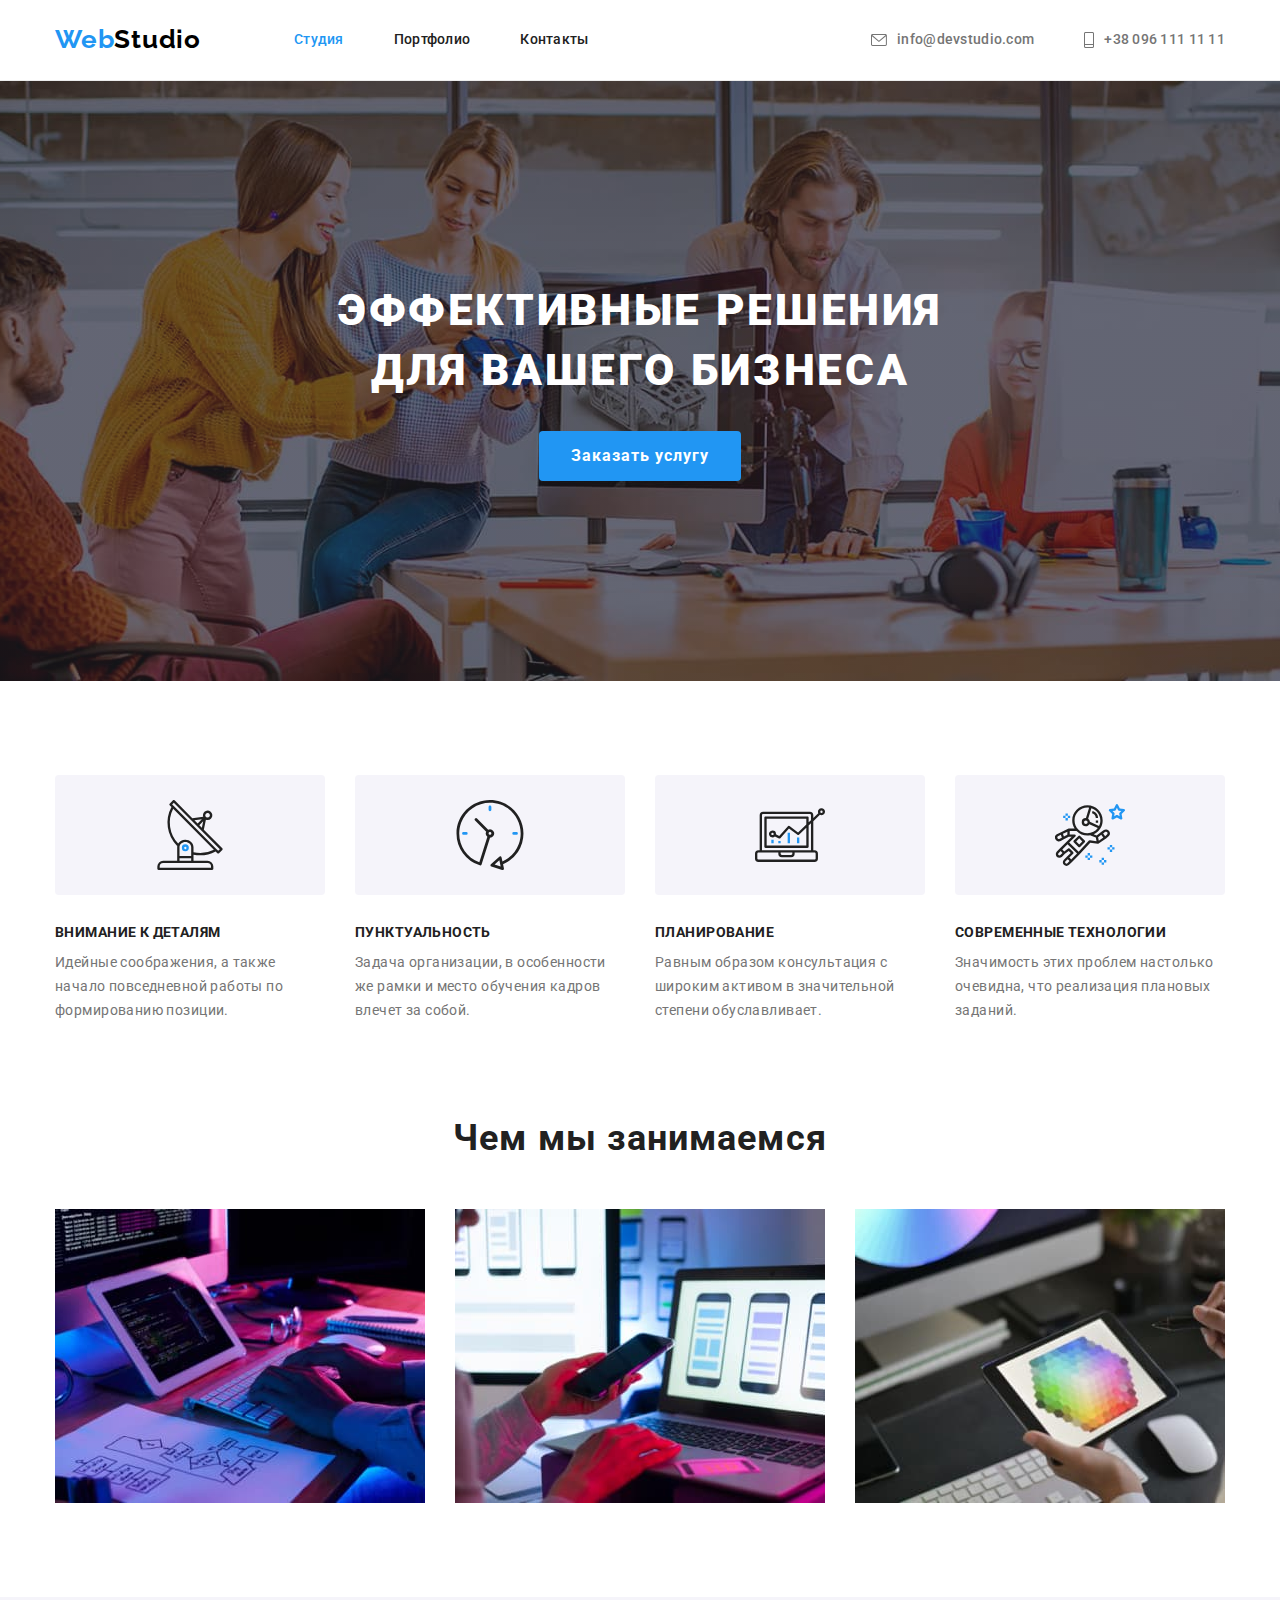
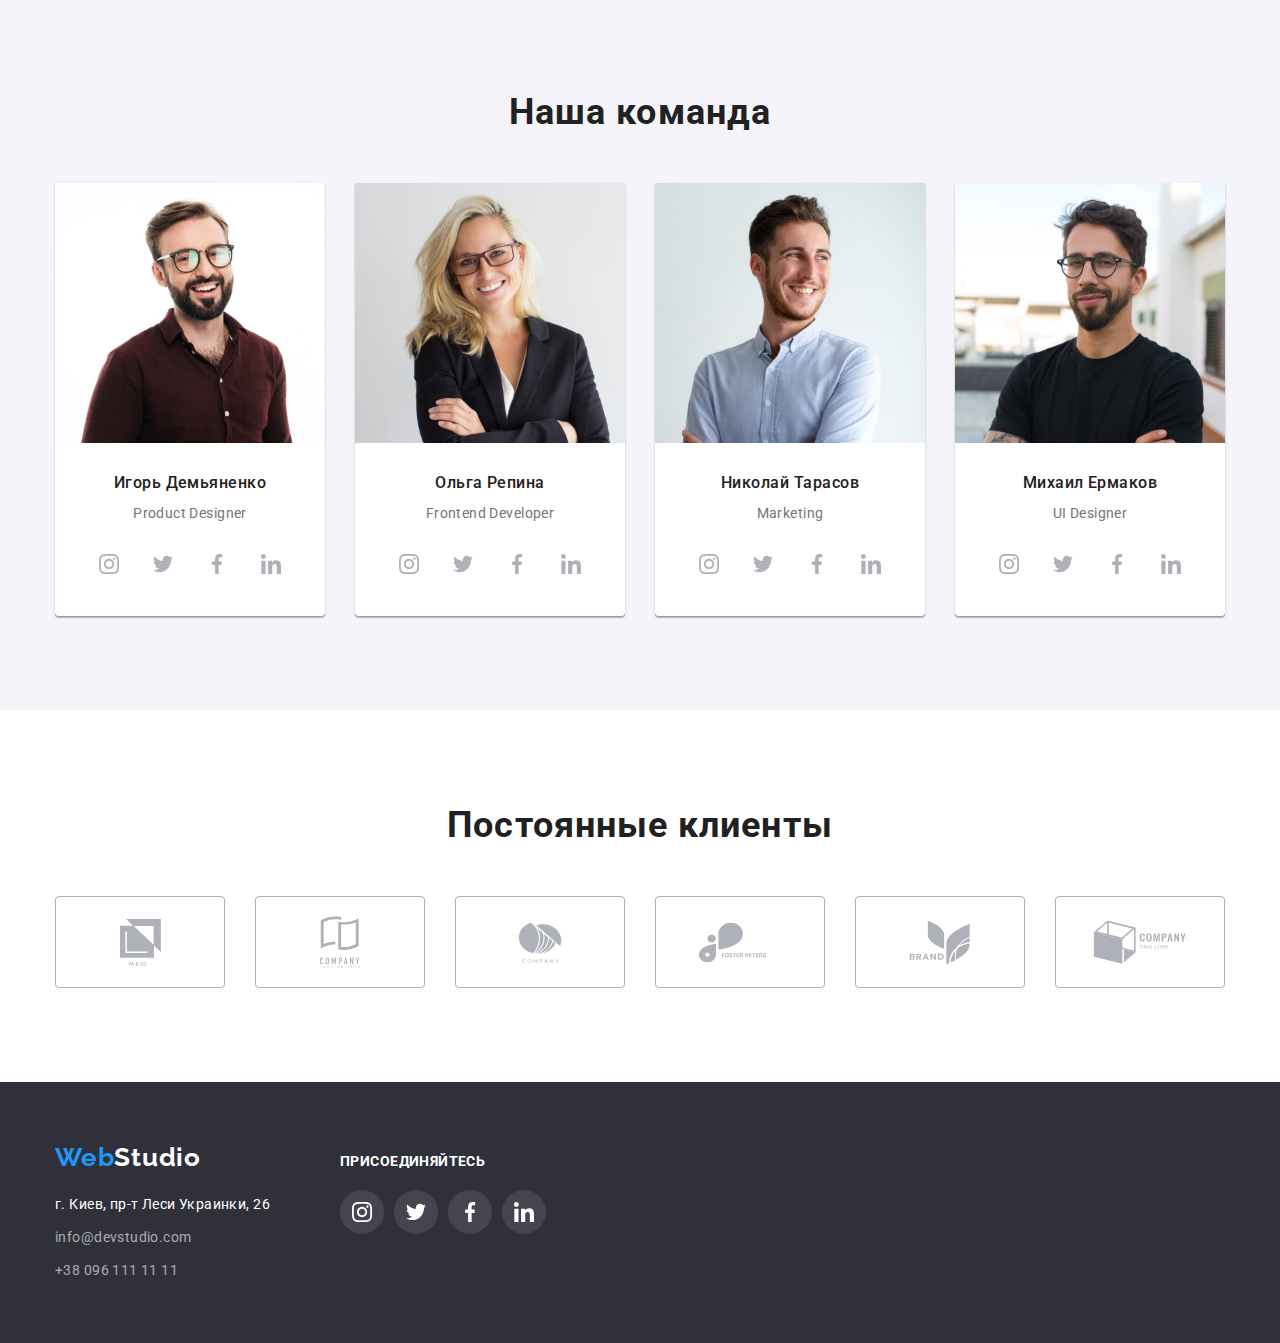
<file: index.html>
<!DOCTYPE html>
<html lang="ru">
<head>
    <meta charset="UTF-8">
    <meta http-equiv="X-UA-Compatible" content="IE=edge">
    <meta name="viewport" content="width=device-width, initial-scale=1.0">
    <title>WebStudio</title>
    <link href="https://fonts.googleapis.com/css2?family=Raleway:wght@700&family=Roboto:wght@400;500;700;900&display=swap" rel="stylesheet">
    <link rel="stylesheet" href="https://cdnjs.cloudflare.com/ajax/libs/modern-normalize/1.1.0/modern-normalize.min.css">
    <link rel="stylesheet" href="./css/style.css">

</head>
<body>
   <header class="header section">
    <div class="container header-nav">
        <nav class="nav">
            <a href="./index.html" class="logo logo-link"><span class="web">Web</span>Studio</a>
        <ul class="site-nav">
            <li class="site-nav-item"><a href="./index.html" class="link current">Студия</a></li>
            <li class="site-nav-item"><a href="./portfolio.html" class="link">Портфолио</a></li>
            <li class="site-nav-item"><a href=""class="link">Контакты</a></li>
        </ul>
       </nav>
       <ul class="nav-contacts">
        <li class="nav-contacts-item">
            <a href="mailto:info@devstudio.com" class="link-contact">
                <svg class="nav-contact-icon" width="16" height="12">
                    <use href="./images/icons.svg#icon-envelope"></use>
                </svg>   
                info@devstudio.com</a>
        </li>
           <li class="nav-contacts-item"><a href="tel:+380961111111" class="link-contact">
               <svg class="nav-contact-icon" width="10" height="16">
                <use href="./images/icons.svg#icon-phone"></use>
                </svg>
                +38 096 111 11 11</a>
            </li>
       </ul>
    </div>
   </header>
   <!--Main content-->
    <main>
        <!--Section 1-->
        <section class="hero section">
            <h1 class="hero-title">Эффективные решения <br /> для вашего бизнеса</h1>
            <button type="button" class="button">Заказать услугу</button>
        </section>
        <!--Section 2 text-->
        <section class="description">
            <div class="container">
            <ul class="decription-list">
                <li class="decription-item icon-antenna">
                    <h3 class="decription-head text-title">Внимание к деталям</h3>
                    <p class="decription-text text">Идейные соображения, а также начало повседневной работы по формированию позиции.</p>
                </li>
                <li class="decription-item icon-clock">
                    <h3 class="description-head text-title">Пунктуальность</h3>
                    <p class="description-text text">Задача организации, в особенности же рамки и место обучения кадров влечет за собой.</p>
                </li>
                <li class="decription-item icon-diagram">
                    <h3 class="description-head text-title">Планирование</h3>
                    <p class="description-text text">Равным образом консультация с широким активом в значительной степени обуславливает.</p>
                </li>
                <li class="decription-item icon-astronaut">
                    <h3 class="description-head text-title">Современные технологии</h3>
                    <p class="description-text text">Значимость этих проблем настолько очевидна, что реализация плановых заданий.</p>
                </li>
            </ul>
            </div>
        </section>

        <!--Section 3 pictures-->
        <section class="activities section">
            <div class="container">
            <h2 class="activities-title section-title">Чем мы занимаемся</h2>
            <ul class="activities-list">
                <li class="activities-item"><img src="./images/box-1.jpg" alt="Десктопные приложения" width="370" height="294"></li>
                <li class="activities-item"><img src="./images/box-2.jpg" alt="Мобильные приложения" width="370" height="294"></li>
                <li class="activities-item"><img src="./images/box-3.jpg" alt="Дизайнерские решения" width="370" height="294"></li>
            </ul>
            </div> 
        </section>

        <!--Section 4 Team-->
        <section class="team section">
            <div class="container">
            <h2 class="team-title section-title">Наша команда</h2>
            <ul class="team-list">
                <li class="team-item">
                    <img src="./images/img-igor.jpg" alt="Портрет Игоря" width="270" height="260">
                        <h3 class="portrait-title">Игорь Демьяненко</h3>
                        <p class="position text" lang="en">Product Designer</p>
                        <ul class="team-soc-list">
                            <li class="team-soc-item"><a href="" class="team-soc-link">
                                <svg class="team-soc-icon" width="20" height="20">
                                <use href="./images/icons.svg#icon-instagram"></use>
                                </svg></a></li>
                            <li class="team-soc-item"><a href="" class="team-soc-link">
                                <svg class="team-soc-icon" width="20" height="20">
                                <use href="./images/icons.svg#icon-twitter"></use>
                            </svg></a></li>
                            <li class="team-soc-item"><a href="" class="team-soc-link">
                                <svg class="team-soc-icon" width="20" height="20">
                                <use href="./images/icons.svg#icon-facebook"></use>
                                </svg></a></li>
                            <li class="team-soc-item"><a href="" class="team-soc-link">
                                <svg class="team-soc-icon" width="20" height="20">
                                <use href="./images/icons.svg#icon-linkedin"></use>
                            </svg></a></li>
                        </ul>       
                </li>
                <li class="team-item">
                    <img src="./images/img-olga.jpg" alt="Портрет Ольги" width="270" height="260">
                        <h3 class="portrait-title">Ольга Репина</h3>
                        <p class="position text" lang="en">Frontend Developer</p>
                        <ul class="team-soc-list">
                            <li class="team-soc-item"><a href="" class="team-soc-link">
                                <svg class="team-soc-icon" width="20" height="20">
                                <use href="./images/icons.svg#icon-instagram"></use>
                                </svg></a></li>
                            <li class="team-soc-item"><a href="" class="team-soc-link">
                                <svg class="team-soc-icon" width="20" height="20">
                                <use href="./images/icons.svg#icon-twitter"></use>
                            </svg></a></li>
                            <li class="team-soc-item"><a href="" class="team-soc-link">
                                <svg class="team-soc-icon" width="20" height="20">
                                <use href="./images/icons.svg#icon-facebook"></use>
                                </svg></a></li>
                            <li class="team-soc-item"><a href="" class="team-soc-link">
                                <svg class="team-soc-icon" width="20" height="20">
                                <use href="./images/icons.svg#icon-linkedin"></use>
                            </svg></a></li>
                        </ul>
                </li>
                <li class="team-item">
                    <img src="./images/img-nikolay.jpg" alt="Портрет Николая" width="270" height="260">
                        <h3 class="portrait-title">Николай Тарасов</h3>
                        <p class="position text" lang="en">Marketing</p>
                        <ul class="team-soc-list">
                            <li class="team-soc-item"><a href="" class="team-soc-link">
                                <svg class="team-soc-icon" width="20" height="20">
                                <use href="./images/icons.svg#icon-instagram"></use>
                                </svg></a></li>
                            <li class="team-soc-item"><a href="" class="team-soc-link">
                                <svg class="team-soc-icon" width="20" height="20">
                                <use href="./images/icons.svg#icon-twitter"></use>
                            </svg></a></li>
                            <li class="team-soc-item"><a href="" class="team-soc-link">
                                <svg class="team-soc-icon" width="20" height="20">
                                <use href="./images/icons.svg#icon-facebook"></use>
                                </svg></a></li>
                            <li class="team-soc-item"><a href="" class="team-soc-link">
                                <svg class="team-soc-icon" width="20" height="20">
                                <use href="./images/icons.svg#icon-linkedin"></use>
                            </svg></a></li>
                        </ul>
                </li>
                <li class="team-item">
                    <img src="./images/img-mihail.jpg" alt="Портрет Михаила" width="270" height="260">
                        <h3 class="portrait-title">Михаил Ермаков</h3>
                        <p class="position text" lang="en">UI Designer</p>
                        <ul class="team-soc-list">
                            <li class="team-soc-item"><a href="" class="team-soc-link">
                                <svg class="team-soc-icon" width="20" height="20">
                                <use href="./images/icons.svg#icon-instagram"></use>
                                </svg></a></li>
                            <li class="team-soc-item"><a href="" class="team-soc-link">
                                <svg class="team-soc-icon" width="20" height="20">
                                <use href="./images/icons.svg#icon-twitter"></use>
                            </svg></a></li>
                            <li class="team-soc-item"><a href="" class="team-soc-link">
                                <svg class="team-soc-icon" width="20" height="20">
                                <use href="./images/icons.svg#icon-facebook"></use>
                                </svg></a></li>
                            <li class="team-soc-item"><a href="" class="team-soc-link">
                                <svg class="team-soc-icon" width="20" height="20">
                                <use href="./images/icons.svg#icon-linkedin"></use>
                            </svg></a></li>
                        </ul>
                </li>
            </ul>
            </div>
        </section>

        <!--Section 5 Clients-->
        <section class="clients">
            <div class="container">
                <h2 class="clients-title section-title">Постоянные клиенты</h2>
                <ul class="clients-list">
                    <li class="clients-item"><a href="" class="clients-link">
                        <svg class="clients-icon" width="41" height="47">
                        <use href="./images/icons.svg#icon-ya-co"></use>
                    </svg></a></li>
                    <li class="clients-item"><a href="" class="clients-link">
                        <svg class="clients-icon" width="40" height="52">
                        <use href="./images/icons.svg#icon-tagline"></use>
                    </svg></a></li>
                    <li class="clients-item"><a href="" class="clients-link">
                        <svg class="clients-icon" width="44" height="41">
                        <use href="./images/icons.svg#icon-company"></use>
                    </svg></a></li>
                    <li class="clients-item"><a href="" class="clients-link">
                        <svg class="clients-icon" width="85" height="41">
                        <use href="./images/icons.svg#icon-forest-peters"></use>
                    </svg></a></li>
                    <li class="clients-item"><a href="" class="clients-link">
                        <svg class="clients-icon" width="62" height="45">
                        <use href="./images/icons.svg#icon-brand"></use>
                    </svg></a></li>
                    <li class="clients-item"><a href="" class="clients-link">
                        <svg class="clients-icon" width="94" height="44">
                        <use href="./images/icons.svg#icon-company-last"></use>
                    </svg></a></li>
                </ul>
            </div>

        </section>


    </main>
    <footer class="footer section">
        <div class="container">
        <div class="footer-information">
        <div class="footer-contacts">
        <a href="./index.html" class="logo-footer logo-link"><span class="web-footer">Web</span>Studio</a>
        <address class="address">
            <ul class="address-list">
                <li class="addres-list-item"><a href="" class="adress-link-location">г. Киев, пр-т Леси Украинки, 26</a></li>
                <li class="addres-list-item"><a href="mailto:info@devstudio.com" class="adress-link">info@devstudio.com</a></li>
                <li class="addres-list-item"><a href="tel:+380961111111" class="adress-link">+38 096 111 11 11</a></li>
            </ul>
        </address>
        </div>
            <div class="socials">
            <h4 class="footer-soc-title">Присоединяйтесь</h4>
            <ul class="footer-soc-list">
                <li class="footer-soc-item"><a href="" class="footer-soc-link">
                    <svg class="footer-soc-icon" width="20" height="20">
                    <use href="./images/icons.svg#icon-instagram-white"></use>
                    </svg></a></li>
                <li class="footer-soc-item"><a href="" class="footer-soc-link">
                    <svg class="footer-soc-icon" width="20" height="20">
                    <use href="./images/icons.svg#icon-twitter-white"></use>
                </svg></a></li>
                <li class="footer-soc-item"><a href="" class="footer-soc-link">
                    <svg class="footer-soc-icon" width="20" height="20">
                    <use href="./images/icons.svg#icon-facebook"></use>
                    </svg></a></li>
                <li class="footer-soc-item"><a href="" class="footer-soc-link">
                    <svg class="footer-soc-icon" width="20" height="20">
                    <use href="./images/icons.svg#icon-linkedin-white"></use>
                </svg></a></li>
            </ul>
            </div>
        </div>
        </div>
    </footer> 
</body>
</html>
</file>
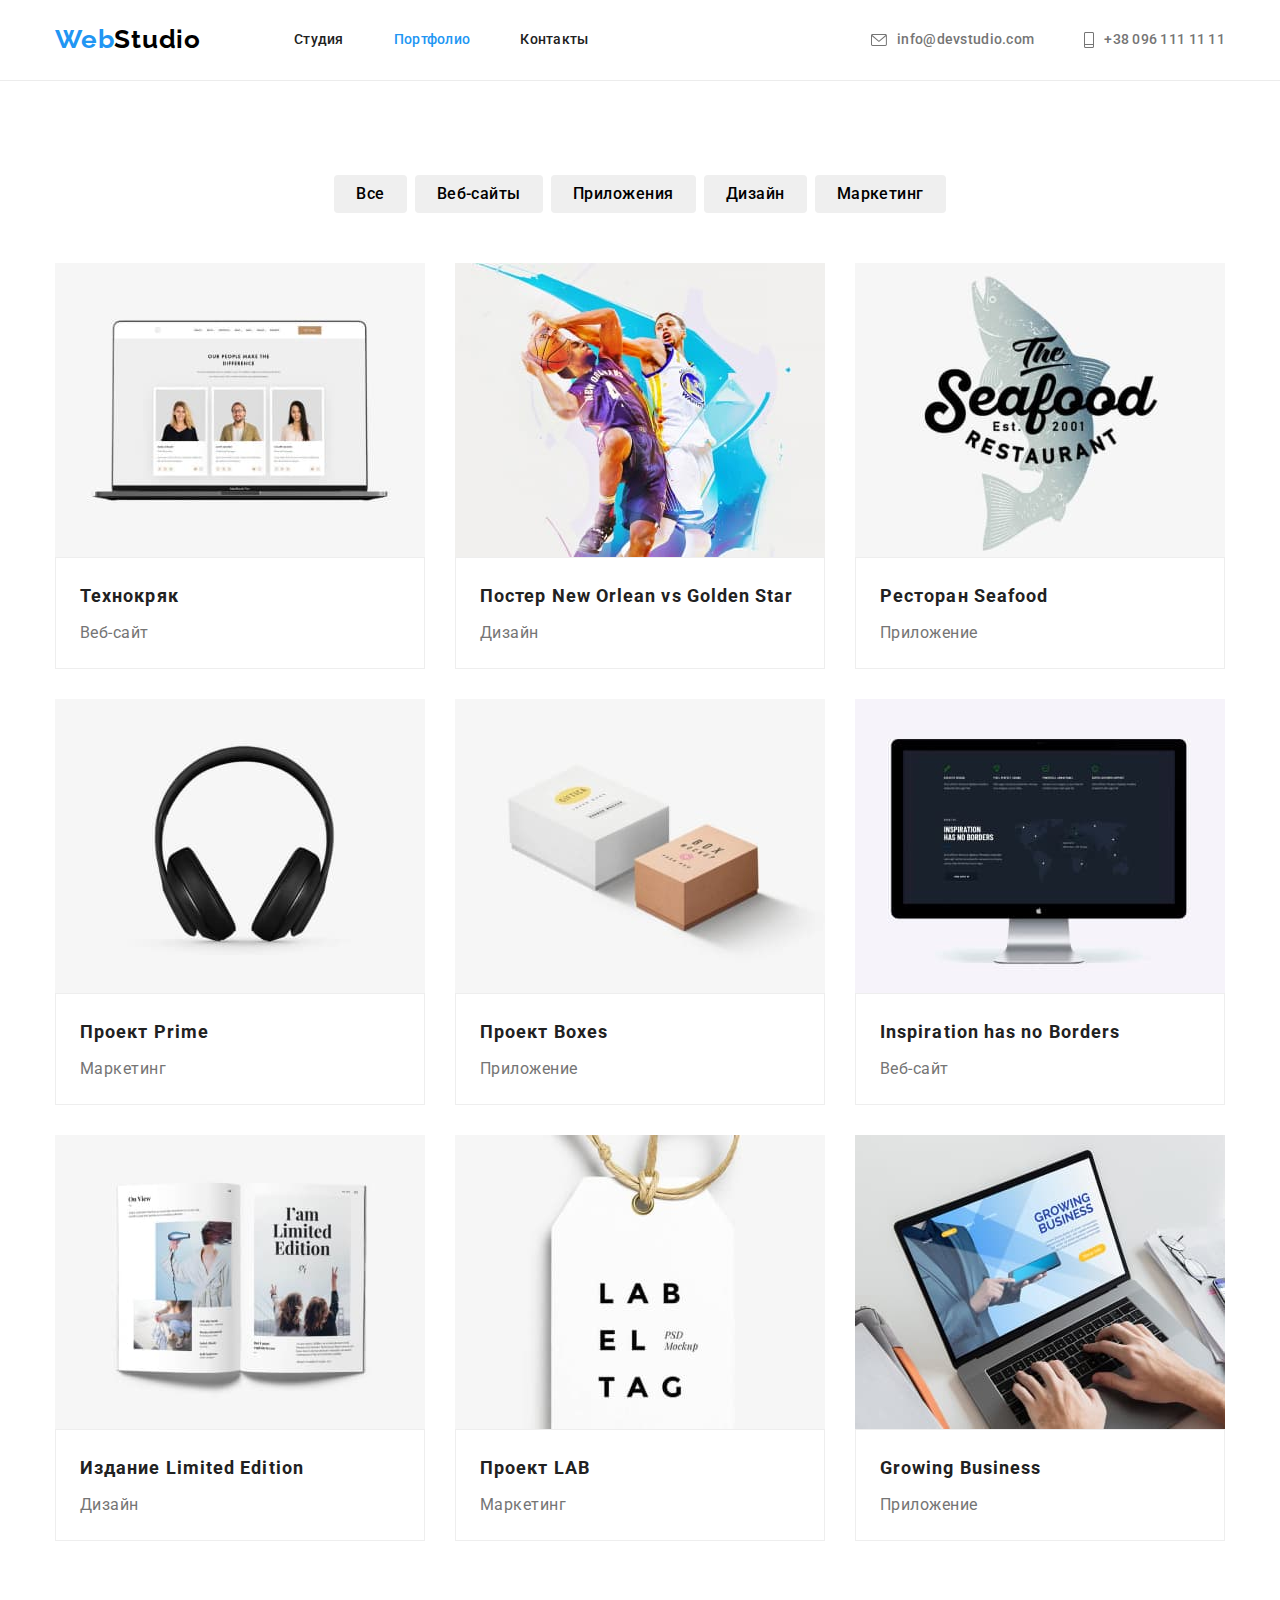
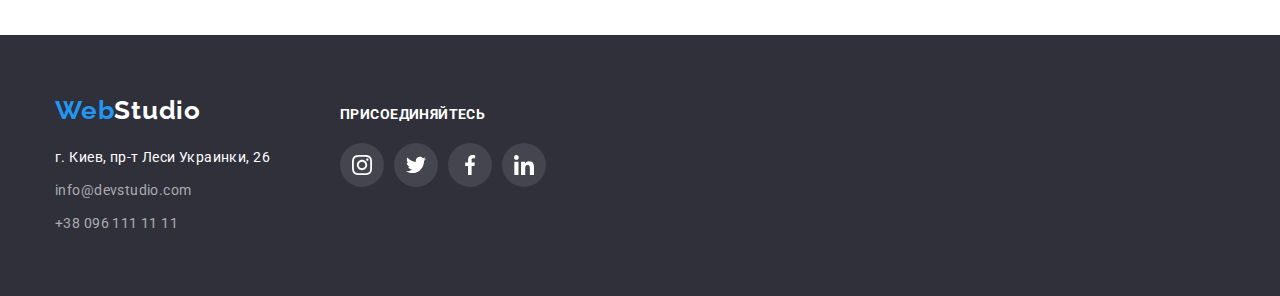
<file: portfolio.html>
<!DOCTYPE html>
<html lang="ru">
<head>
    <meta charset="UTF-8">
    <meta http-equiv="X-UA-Compatible" content="IE=edge">
    <meta name="viewport" content="width=device-width, initial-scale=1.0">
    <title>WebStudio</title>
    <link href="https://fonts.googleapis.com/css2?family=Raleway:wght@700&family=Roboto:wght@400;500;700;900&display=swap" rel="stylesheet">
    <link rel="stylesheet" href="https://cdnjs.cloudflare.com/ajax/libs/modern-normalize/1.1.0/modern-normalize.min.css">
    <link rel="stylesheet" href="./css/style.css">
</head>
<body>
    <header class="header section">
        <div class="container header-nav">
            <nav class="nav">
                <a href="./index.html" class="logo logo-link"><span class="web">Web</span>Studio</a>
            <ul class="site-nav">
                <li class="site-nav-item"><a href="./index.html" class="link">Студия</a></li>
                <li class="site-nav-item"><a href="./portfolio.html" class="link current">Портфолио</a></li>
                <li class="site-nav-item"><a href=""class="link">Контакты</a></li>
            </ul>
           </nav>
           <ul class="nav-contacts">
            <li class="nav-contacts-item">
                <a href="mailto:info@devstudio.com" class="link-contact">
                    <svg class="nav-contact-icon" width="16" height="12">
                        <use href="./images/icons.svg#icon-envelope"></use>
                    </svg>   
                    info@devstudio.com</a>
            </li>
               <li class="nav-contacts-item"><a href="tel:+380961111111" class="link-contact">
                   <svg class="nav-contact-icon" width="10" height="16">
                    <use href="./images/icons.svg#icon-phone"></use>
                    </svg>
                    +38 096 111 11 11</a>
                </li>
           </ul>
        </div>
       </header>
   <!--Main content-->
    <main>
        <!--Section Portfolio-->
        <section class="portfolio">
            <div class="container">
            <h1 class="visually-hidden">Портфолио</h1>
            <ul class="button-list">
                <li class="button-list-item"><button type="button" class="button-portfolio">Все</button></li>
                <li class="button-list-item"><button type="button" class="button-portfolio">Веб-сайты</button></li>
                <li class="button-list-item"><button type="button" class="button-portfolio">Приложения</button></li>
                <li class="button-list-item"><button type="button" class="button-portfolio">Дизайн</button></li>
                <li class="button-list-item"><button type="button" class="button-portfolio">Маркетинг</button></li>
            </ul>

            <div class="flex-container">
            <ul class="portfolio-list">
                <li class="portfolio-item"> 
                    <a href="" class="portfolio-link">
                    <img src="./images/technocrack.jpg" alt="Ноутбук" width="370" height="294">
                        <div class="picture-card">
                            <h2 class="portfolio-title">Технокряк</h2>
                            <p class="portfolio-filter">Веб-сайт</p>
                        </div>
                        <p class="portfolio-description visually-hidden">Описание</p>
                    </a>       
                </li>
                <li class="portfolio-item">
                    <a href="" class="portfolio-link">
                        <img src="./images/new-orlean.jpg" alt="Баскетболисты" width="370" height="294">
                            <div class="picture-card">
                                <h2 class="portfolio-title">Постер New Orlean vs Golden Star</h2>
                                <p class="portfolio-filter">Дизайн</p>
                            </div>
                            <p class="portfolio-description visually-hidden">Описание</p>
                    </a>       
                </li>
                <li class="portfolio-item">
                    <a href="" class="portfolio-link">
                        <img src="./images/seafood.jpg" alt="Лого ресторана" width="370" height="294">
                            <div class="picture-card">
                                <h2 class="portfolio-title">Ресторан Seafood</h2>
                                <p class="portfolio-filter">Приложение</p>
                            </div>
                            <p class="portfolio-description visually-hidden">Описание</p>
                    </a>
                </li>
                <li class="portfolio-item">
                    <a href="" class="portfolio-link">
                        <img src="./images/prime.jpg" alt="Наушники" width="370" height="294">
                            <div class="picture-card">
                                <h2 class="portfolio-title">Проект Prime</h2>
                                <p class="portfolio-filter">Маркетинг</p>
                            </div>
                            <p class="portfolio-description visually-hidden">Описание</p>
                    </a>
                </li>
                <li class="portfolio-item">
                    <a href="" class="portfolio-link">
                        <img src="./images/boxes.jpg" alt="Коробки" width="370" height="294">
                            <div class="picture-card">
                                <h2 class="portfolio-title">Проект Boxes</h2>
                                <p class="portfolio-filter">Приложение</p>
                            </div>
                            <p class="portfolio-description visually-hidden">Описание</p>
                    </a>  
                </li>
                <li class="portfolio-item">
                    <a href="" class="portfolio-link">
                        <img src="./images/inspiration.jpg" alt="Монитор" width="370" height="294">
                            <div class="picture-card">
                                <h2 class="portfolio-title">Inspiration has no Borders</h2>
                                <p class="portfolio-filter">Веб-сайт</p>
                            </div>
                            <p class="portfolio-description visually-hidden">Описание</p>
                    </a>    
                </li>
                <li class="portfolio-item">
                    <a href="" class="portfolio-link">
                        <img src="./images/limited-edition.jpg" alt="Книга" width="370" height="294">
                            <div class="picture-card">
                                <h2 class="portfolio-title">Издание Limited Edition</h2>
                                <p class="portfolio-filter">Дизайн</p>
                            </div>
                            <p class="portfolio-description visually-hidden">Описание</p>
                    </a>   
                </li>
                <li class="portfolio-item">
                    <a href="" class="portfolio-link">
                        <img src="./images/lab.jpg" alt="Ярлык" width="370" height="294">
                            <div class="picture-card">
                                <h2 class="portfolio-title">Проект LAB</h2>
                                <p class="portfolio-filter">Маркетинг</p>
                            </div>  
                            <p class="portfolio-description visually-hidden">Описание</p>
                    </a>   
                </li>
                <li class="portfolio-item">
                    <a href="" class="portfolio-link">
                        <img src="./images/growing-business.jpg" alt="Ноутбук за работой" width="370" height="294">
                            <div class="picture-card">
                                <h2 class="portfolio-title" lang="en">Growing Business</h2>
                                <p class="portfolio-filter">Приложение</p>
                            </div>
                            <p class="portfolio-description visually-hidden">Описание</p>
                    </a>   
                </li>
            </ul>
        </div>
        </div>
        </section>


    </main>
    <footer class="footer section">
        <div class="container">
        <div class="footer-information">
        <div class="footer-contacts">
        <a href="./index.html" class="logo-footer logo-link"><span class="web-footer">Web</span>Studio</a>
        <address class="address">
            <ul class="address-list">
                <li class="addres-list-item"><a href="" class="adress-link-location">г. Киев, пр-т Леси Украинки, 26</a></li>
                <li class="addres-list-item"><a href="mailto:info@devstudio.com" class="adress-link">info@devstudio.com</a></li>
                <li class="addres-list-item"><a href="tel:+380961111111" class="adress-link">+38 096 111 11 11</a></li>
            </ul>
        </address>
        </div>
            <div class="socials">
            <h4 class="footer-soc-title">Присоединяйтесь</h4>
            <ul class="footer-soc-list">
                <li class="footer-soc-item"><a href="" class="footer-soc-link">
                    <svg class="footer-soc-icon" width="20" height="20">
                    <use href="./images/icons.svg#icon-instagram-white"></use>
                    </svg></a></li>
                <li class="footer-soc-item"><a href="" class="footer-soc-link">
                    <svg class="footer-soc-icon" width="20" height="20">
                    <use href="./images/icons.svg#icon-twitter-white"></use>
                </svg></a></li>
                <li class="footer-soc-item"><a href="" class="footer-soc-link">
                    <svg class="footer-soc-icon" width="20" height="20">
                    <use href="./images/icons.svg#icon-facebook"></use>
                    </svg></a></li>
                <li class="footer-soc-item"><a href="" class="footer-soc-link">
                    <svg class="footer-soc-icon" width="20" height="20">
                    <use href="./images/icons.svg#icon-linkedin-white"></use>
                </svg></a></li>
            </ul>
            </div>
        </div>
        </div>
    </footer>
</body>
</html>
</file>
<file: css/style.css>
:root {
    --primary-text-color: #757575; 
    --title-text-color: #212121;
    --accent-color: #2196F3;
    --white-text-color: #FFFFFF;
    --background-color-blue: #2196F3;
    --background-color-white: #FFFFFF;
    --background-color-button: #F5F4FA;
    --logo-text-color: #000000;
    --background-color-footer: #2F303A;
    --button-hover-blue: #188CE8;
    --transparent-link: rgba(255, 255, 255, 0.6);
    --border-header-color: #ECECEC;
    --border-picture-color: #EEEEEE;
    --icon-color-gray: #AFB1B8; 
}

/*font-family: 'Raleway', sans-serif;
font-family: 'Roboto', sans-serif;*/

html {box-sizing: border-box;}
*, *::before, *::after {box-sizing: inherit;}

body {font-family: 'Roboto', sans-serif;
    color: var(--title-text-color);}

p, h1, h2, h3, h4, h5, h6, ul {
    margin: 0px;
    padding-left: 0px;
}

ul {list-style: none;}

img {display: block; max-width: 100%; height: auto;}
/*.section {outline: 3px solid rgb(174, 109, 235);}*/

.container {
    width: 1200px;
    padding-left: 15px;
    padding-right: 15px;
    margin: 0 auto;
    /*outline: 1px solid red;*/
}
/*header*/
 /*logo and nav*/

.header {display: flex;
align-items: center;
border-bottom: 1px solid var(--border-header-color);}

.header-nav {
    display: flex;
    align-items: center;
}
    
    .nav {display: flex;
        align-items: center;}
    .site-nav {display: flex;}


.logo{
    font-family: 'Raleway';
    font-style: normal;
    font-weight: 700;
    font-size: 26px;
    line-height: 1.2;
    letter-spacing: 0.03em;
    color: var(--logo-text-color);

    margin-right: 93px;
    padding-top: 24px;
    padding-bottom: 24px;}

    .web{color: var(--accent-color);}

    .logo-link {
        text-decoration: none
    }

.site-nav .link{
    font-weight: 500;
    font-size: 14px;
    line-height: 1.14;
    letter-spacing: 0.02em;
    color: var(--title-text-color);
    text-decoration: none;
    display: block;
    padding-top: 32px;
    padding-bottom: 32px;
    }
    
    /*.site-nav-item {margin-right: 50px;}
    .site-nav-item:last-child {margin-right: 0;}*/
    .site-nav-item:not(:last-child) {margin-right: 50px;}

    .link-contact{
        font-style: normal;
        font-weight: 500;
        font-size: 14px;
        line-height: 1.14;
        letter-spacing: 0.02em;
        color: var(--primary-text-color);
        text-decoration: none;
        padding-top: 32px;
        padding-bottom: 32px;}

.site-nav .link:hover,
.site-nav .link:focus{color: var(--accent-color);}
.link-contact:hover,
.link-contact:focus{color: var(--accent-color);}

.site-nav .link.current {
    color: var(--accent-color);
}

.nav-contacts {display: flex;
margin-left: auto;}
.nav-contacts-item:not(:last-child) {margin-right: 50px;} 

/* .nav-contacts-item {display: flex;
align-items: center;} */

.nav-contacts-item .link-contact {
    display: flex;
    align-items: center;
}
.nav-contact-icon {
margin-right: 10px;
fill: currentColor;
}

/*Section Hero*/

.hero {background-color: var(--background-color-footer);
text-align: center;
padding-top: 200px;
padding-bottom: 200px;
background-image: linear-gradient(
    rgba(47, 48, 58, 0.4), 
    rgba(47, 48, 58, 0.4)), 
url(../images/background-hero.jpg);
max-width: 1600px;
height: 600px;
background-repeat: no-repeat;
background-position: center;
background-size: cover;
margin-left: auto;
margin-right: auto;
}

.hero-title {
    font-weight: 900;
    font-size: 44px;
    line-height: 1.36;
    text-align: center;
    letter-spacing: 0.06em;
    text-transform: uppercase;
    color: var(--white-text-color);
    
    margin-bottom: 30px;
    }

.button {font-family: inherit;
    font-weight: 700;
    font-size: 16px;
    line-height: 1.88;
    display:inline-block;
    align-items: center;
    
    letter-spacing: 0.06em;
    color: var(--white-text-color);
    background-color: var(--background-color-blue);
    border: transparent;
    border-radius: 4px;
    min-width: 200px;
    padding: 10px 32px;
}

.button:hover,
.button:focus {color: var(--white-text-color);
background-color: var(--button-hover-blue);}  

/* Section Description*/

.description {padding-top: 94px;}

.decription-list {display: flex;}

.decription-item {width: 270px;
margin-right: 30px;}

/*.decription-item:last-child {margin-right: 0;}*/

.decription-item:nth-child(4n) {margin-right: 0;}


.text-title {font-weight: 700;
    font-size: 14px;
    line-height: 1.14;
    letter-spacing: 0.03em;
    text-transform: uppercase;
    margin-bottom: 10px;

}
.text {font-size: 14px;
    line-height: 1.71;
    letter-spacing: 0.03em;
    color: var(--primary-text-color);}

.decription-item::before {
    display: block;
    content: "";
    height: 120px;
    background-size: auto;
    background-repeat: no-repeat;
    background-position: center;
    background-color: var(--background-color-button);
    border-radius: 4px;
    margin-bottom: 30px;
    /*padding: 25px 100px;*/
    }

.icon-antenna::before {
    background-image: url(../images/antenna.svg);}

.icon-clock::before {
    background-image: url(../images/clock.svg);}

.icon-diagram::before {
    background-image: url(../images/diagram.svg);}

.icon-astronaut::before {
    background-image: url(../images/astronaut.svg);}


    /* Section Activities*/
    
.activities {padding-top: 94px;
    padding-bottom: 94px;}

.activities-list {display: flex;}
.activities-item {margin-right: 30px;}
.activities-item:last-child {margin-right: 0px;}

.section-title {font-weight: 700;
    font-size: 36px;
    line-height: 1.17;
    text-align: center ;
    letter-spacing: 0.03em;
    margin-bottom: 50px;
    }
 

/* Section Team*/

.team {background-color: var(--background-color-button);
    padding-top: 94px;
    padding-bottom: 94px;
}

.team-list {display: flex;}

.team-item {width: 270px;
    margin-right: 30px;
    padding-bottom: 30px;
background-color: var(--background-color-white);
box-shadow: 0px 1px 3px rgba(0, 0, 0, 0.12), 0px 1px 1px rgba(0, 0, 0, 0.14), 0px 2px 1px rgba(0, 0, 0, 0.2);
border-radius: 0px 0px 4px 4px;}

.team-item:nth-child(4n) {margin-right: 0;}

.portrait-title {
    font-weight: 500;
    font-size: 16px;
    line-height: 1.19;
    text-align: center;
    letter-spacing: 0.03em;
    margin-top: 30px;
}

.position {margin-top: 10px;
    text-align: center;}
    
.team-soc-list {
    display: flex;
    justify-content: center;
    margin-top: 16px;}

.team-soc-item {width: 44px;
    height: 44px;
    margin-right: 10px;}
.team-soc-item:last-child {margin-right: 0;}

.team-soc-link {display: flex;
    align-items: center;
    justify-content: center;
    width: 100%;
    height: 100%;
    border-radius: 50%;
    background-color: var(--background-color-white);
    
}

.team-soc-icon {fill: var(--icon-color-gray);}

.team-soc-link:hover, .team-soc-link:focus {
background-color: var(--accent-color);}

.team-soc-link:hover .team-soc-icon,
.team-soc-link:focus .team-soc-icon {fill: var(--white-text-color);}


/* Section Clients*/

.clients {padding-top: 94px;
padding-bottom: 94px;}

.clients-list{display: flex;
    justify-content: center;}

.clients-item:not(:last-child) {margin-right: 30px;}

.clients-item {width: 170px;
    height: 92px;}

.clients-link {display: flex;
align-items: center;
justify-content: center;
width: 100%;
height: 100%;
border: 1px solid var(--icon-color-gray);
border-radius: 4px;
}

.clients-icon {fill: var(--icon-color-gray);}

.clients-link:hover,
.clients-link:focus {border-color: var(--accent-color);}

.clients-link:hover .clients-icon,
.clients-link:focus .clients-icon {fill: var(--accent-color);}


/*footer*/

.footer {background-color:var(--background-color-footer);
padding-top: 60px;
padding-bottom: 60px;}

.logo-footer{font-family: 'Raleway';
    font-style: normal;
    font-weight: 700;
    font-size: 26px;
    line-height: 1.2;
    letter-spacing: 0.03em;
    color: var(--white-text-color);
    
    }
    .web-footer{color: var(--accent-color);}

.address {
    margin-top: 20px;
}

.adress-link-location {
    font-style: normal;
    font-size: 14px;
    line-height: 1.7;
    letter-spacing: 0.03em;
    color: var(--white-text-color);
    text-decoration: none;
    }

.adress-link {
    font-style: normal;
    font-size: 14px;
    line-height: 1.7;
    letter-spacing: 0.03em;
    color: var(--transparent-link);
    text-decoration: none;
    }

    .address-list a:hover,
    .address-list a:focus {color: var(--accent-color);}

    .addres-list-item:not(:last-child) {margin-bottom: 9px;}

    .footer-information {display: flex;}
    .footer-contacts {margin-right: 70px;}
    .socials {padding-top: 12px;}

    
    .footer-soc-title {
        font-weight: 700;
        font-size: 14px;
        line-height: 1.14;
        letter-spacing: 0.03em;
        text-transform: uppercase;
        
        color: var(--white-text-color);}
    
        .footer-soc-list {
            display: flex;
            justify-content: center;
            margin-top: 20px;
        }
        
        .footer-soc-item {width: 44px;
            height: 44px;
            margin-right: 10px;}
        .team-soc-item:last-child {margin-right: 0;}
        
        .footer-soc-link {display: flex;
            align-items: center;
            justify-content: center;
            width: 100%;
            height: 100%;
            border-radius: 50%;
            background-color: rgba(255, 255, 255, 0.1);
            
        }
        
        .footer-soc-icon {fill: var(--white-text-color);}
        
        .footer-soc-link:hover, .footer-soc-link:focus {
        background-color: var(--accent-color);}
        
        .footer-soc-link:hover .footer-soc-icon,
        .footer-soc-link:focus .footer-soc-icon {fill: var(--white-text-color);}
    


    /*---------------------Portfolio-page-------------------*/
    .portfolio {padding-top: 94px;
    padding-bottom: 94px;}

    .visually-hidden { 
        position: absolute; 
        width: 1px; 
        height: 1px; 
        margin: -1px; 
        border: 0; 
        padding: 0; 
        white-space: nowrap; 
        clip-path: inset(100%); 
        clip: rect(0 0 0 0); 
        overflow: hidden; 
      } 

    .button-list {
        display: flex;
        margin-left: auto;
        margin-right: auto;
        justify-content: center;
        margin-bottom: 50px; 
    }

    .button-list-item:not(:last-child) {margin-right: 8px;}
    .button-portfolio {
        font-family: inherit;
        font-style: normal;
        font-weight: 500;
        font-size: 16px;
        line-height: 1.62;
        text-align: center;
        letter-spacing: 0.03em;
        background-color: var(background-color-button);
        
        border-radius: 4px;
        border: transparent;
        display: block;
        
        padding: 6px 22px;}


    .button-portfolio:last-child {margin-right: 0;}
    

    .button-portfolio:hover,
    .button-portfolio:focus {color: var(--white-text-color);
    background-color: var(--background-color-blue);
    box-shadow: 0px 3px 1px rgba(0, 0, 0, 0.1), 0px 1px 2px 
    rgba(0, 0, 0, 0.08), 0px 2px 2px rgba(0, 0, 0, 0.12);}
    
    .portfolio-link {text-decoration: none;}

    .portfolio-title {
        font-weight: 700;
        font-size: 18px;
        line-height: 2.0;
        letter-spacing: 0.06em;
        color: var(--title-text-color);
        }

    .portfolio-filter {
        font-size: 16px;
        line-height: 1.88;
        letter-spacing: 0.03em;
        color: var(--primary-text-color);
        margin-top: 4px;
       
    }
    .portfolio-description {
        font-size: 16px;
        line-height: 1.88;
        letter-spacing: 0.03em;
        color: var(--white-text-color);
        background-color: var(--background-color-blue);
        padding-left: 24px;
    }

.picture-card {border: 1px solid var(--border-picture-color);
padding: 20px 24px;} 

.portfolio-list {display: flex;
flex-wrap: wrap;}

.portfolio-item {
    width: 370px;
    margin-right: 30px;
    margin-bottom: 30px; 
}
 
.portfolio-item:nth-child(3n) {margin-right: 0;}
.portfolio-item:nth-last-child(-n+3) {margin-bottom: 0;}

.portfolio-item:hover,
.portfolio-item:focus {box-shadow: 0px 1px 1px rgba(0, 0, 0, 0.12), 0px 4px 4px 
    rgba(0, 0, 0, 0.06), 1px 4px 6px rgba(0, 0, 0, 0.16);}
</file>
